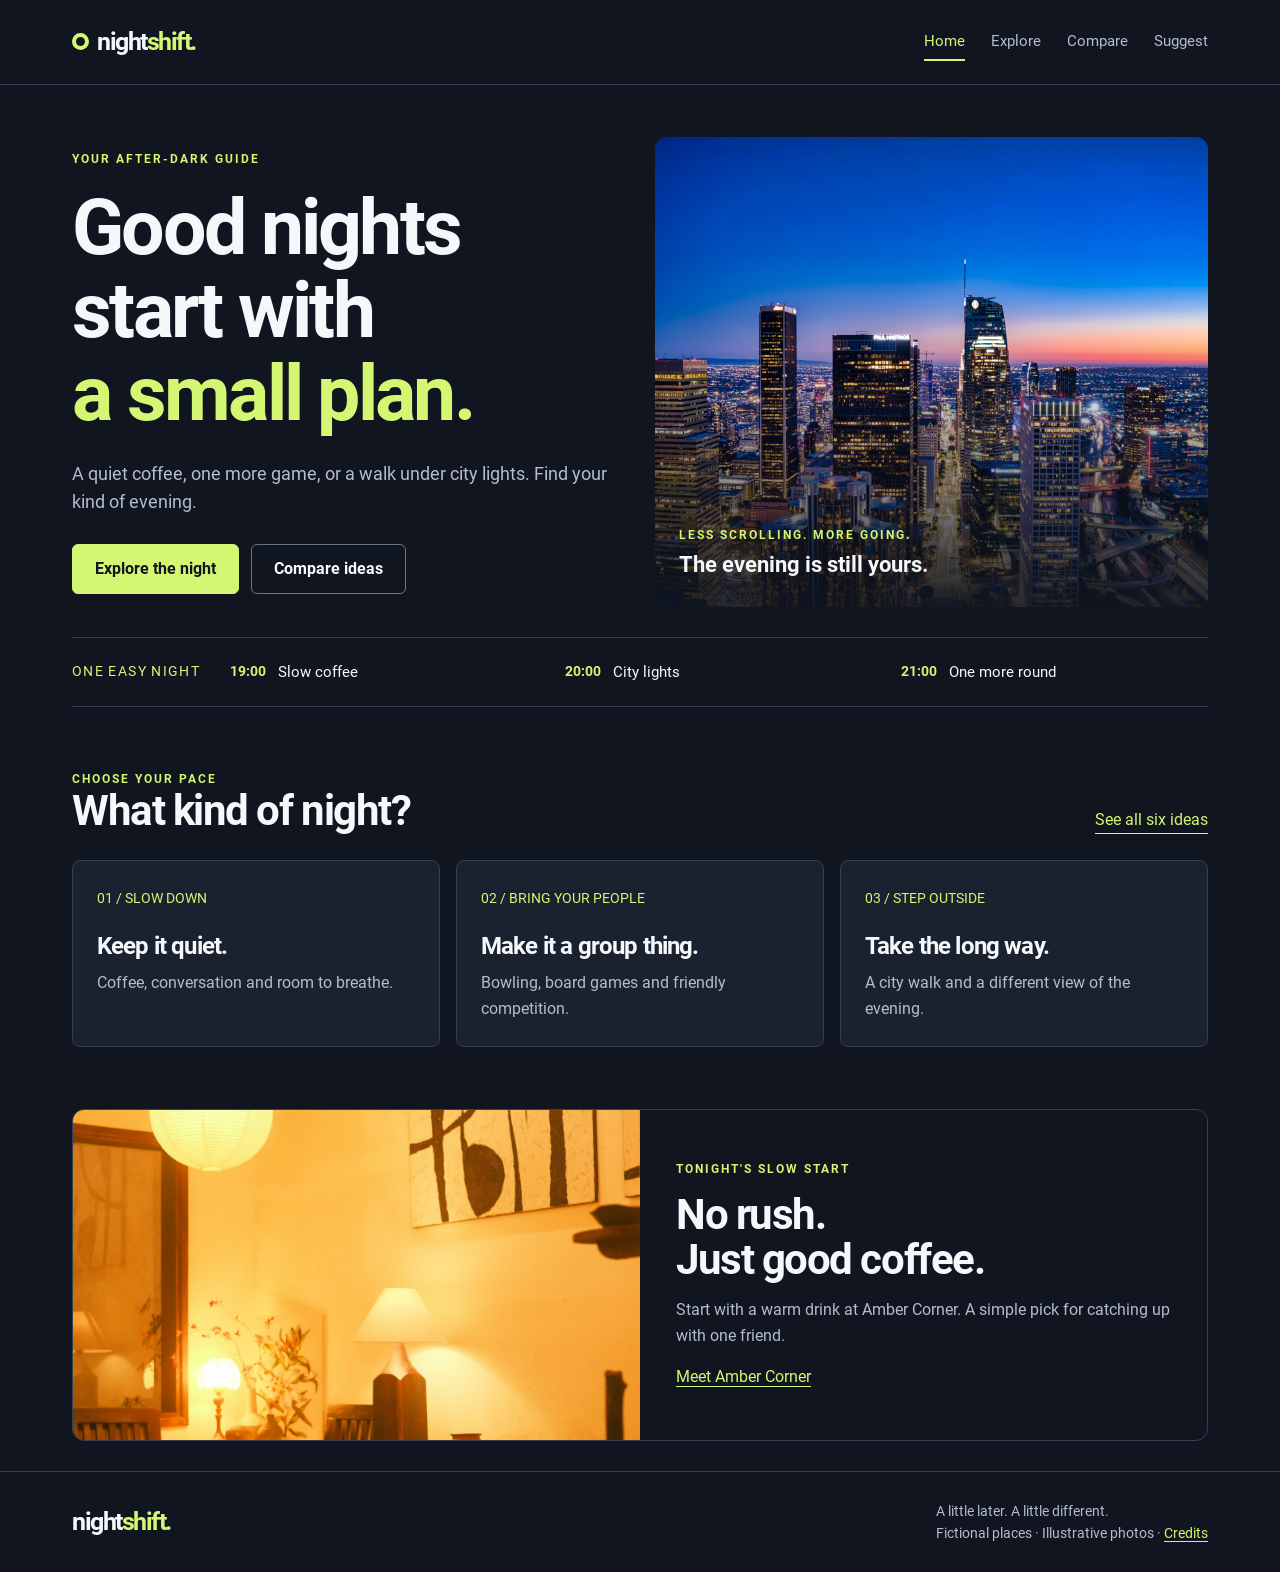
<file: index.html>
<!DOCTYPE html>
<html lang="en">
<head>
  <meta charset="UTF-8">
  <meta name="viewport" content="width=device-width, initial-scale=1.0">
  <meta name="description" content="NightShift: a small guide to coffee, city walks and evenings with friends. A fictional student website concept.">
  <title>Make a night of it | NightShift</title>
  <link rel="icon" href="images/favicon.svg" type="image/svg+xml">
  <link rel="stylesheet" href="css/bootstrap.min.css">
  <link rel="stylesheet" href="css/style.css">
</head>
<body>
  <a class="skip-link" href="#main">Skip to content</a>
  <header class="site-header">
    <div class="container header-inner">
      <a class="brand" href="index.html" aria-label="NightShift home"><span class="brand-mark" aria-hidden="true"></span>night<span>shift.</span></a>
      <nav class="nav-links" aria-label="Main navigation">
        <a href="index.html" aria-current="page">Home</a>
        <a href="explore.html">Explore</a>
        <a href="compare.html">Compare</a>
        <a href="suggest.html">Suggest</a>
      </nav>
    </div>
  </header>
  <main id="main">
    <div class="container">
      <section class="hero" aria-labelledby="hero-title">
        <div class="hero-copy">
          <div class="eyebrow">Your after-dark guide</div>
          <h1 id="hero-title">Good nights<br>start with<br><span>a small plan.</span></h1>
          <p class="intro">A quiet coffee, one more game, or a walk under city lights. Find your kind of evening.</p>
          <div class="hero-actions">
            <a class="btn btn-lime" href="explore.html">Explore the night</a>
            <a class="btn btn-outline-light" href="compare.html">Compare ideas</a>
          </div>
        </div>
        <figure class="hero-photo">
          <img src="images/nightshift-city.jpg" alt="City skyline glowing against a blue evening sky" width="2200" height="1466">
          <figcaption class="photo-label"><span class="eyebrow">Less scrolling. More going.</span><strong>The evening is still yours.</strong></figcaption>
        </figure>
        <div class="route-strip" aria-label="An example evening plan">
          <div class="route-title">One easy night</div>
          <div class="route-stop"><b>19:00</b><span>Slow coffee</span></div>
          <div class="route-stop"><b>20:00</b><span>City lights</span></div>
          <div class="route-stop"><b>21:00</b><span>One more round</span></div>
        </div>
      </section>
      <section class="section" aria-labelledby="mood-title">
        <div class="section-heading"><div><div class="eyebrow">Choose your pace</div><h2 id="mood-title">What kind of night?</h2></div><a class="text-link" href="explore.html">See all six ideas</a></div>
        <div class="mood-grid">
          <a class="mood-card" href="explore.html#slow"><span class="number">01 / SLOW DOWN</span><h3>Keep it quiet.</h3><p>Coffee, conversation and room to breathe.</p></a>
          <a class="mood-card" href="explore.html#social"><span class="number">02 / BRING YOUR PEOPLE</span><h3>Make it a group thing.</h3><p>Bowling, board games and friendly competition.</p></a>
          <a class="mood-card" href="explore.html#outside"><span class="number">03 / STEP OUTSIDE</span><h3>Take the long way.</h3><p>A city walk and a different view of the evening.</p></a>
        </div>
      </section>
      <section class="feature" aria-labelledby="feature-title">
        <img src="images/nightshift-cafe.jpg" alt="Warmly lit café interior with wood furniture and plants" width="1400" height="2100" loading="lazy">
        <div class="feature-copy"><div class="eyebrow">Tonight's slow start</div><h2 id="feature-title">No rush.<br>Just good coffee.</h2><p>Start with a warm drink at Amber Corner. A simple pick for catching up with one friend.</p><a class="text-link" href="explore.html#amber">Meet Amber Corner</a></div>
      </section>
    </div>
  </main>
  <footer class="site-footer">
    <div class="container footer-inner">
      <a class="brand" href="index.html">night<span>shift.</span></a>
      <div><p>A little later. A little different.</p><p>Fictional places · Illustrative photos · <a class="text-link" href="CREDITS.txt">Credits</a></p></div>
    </div>
  </footer>
</body>
</html>
</file>
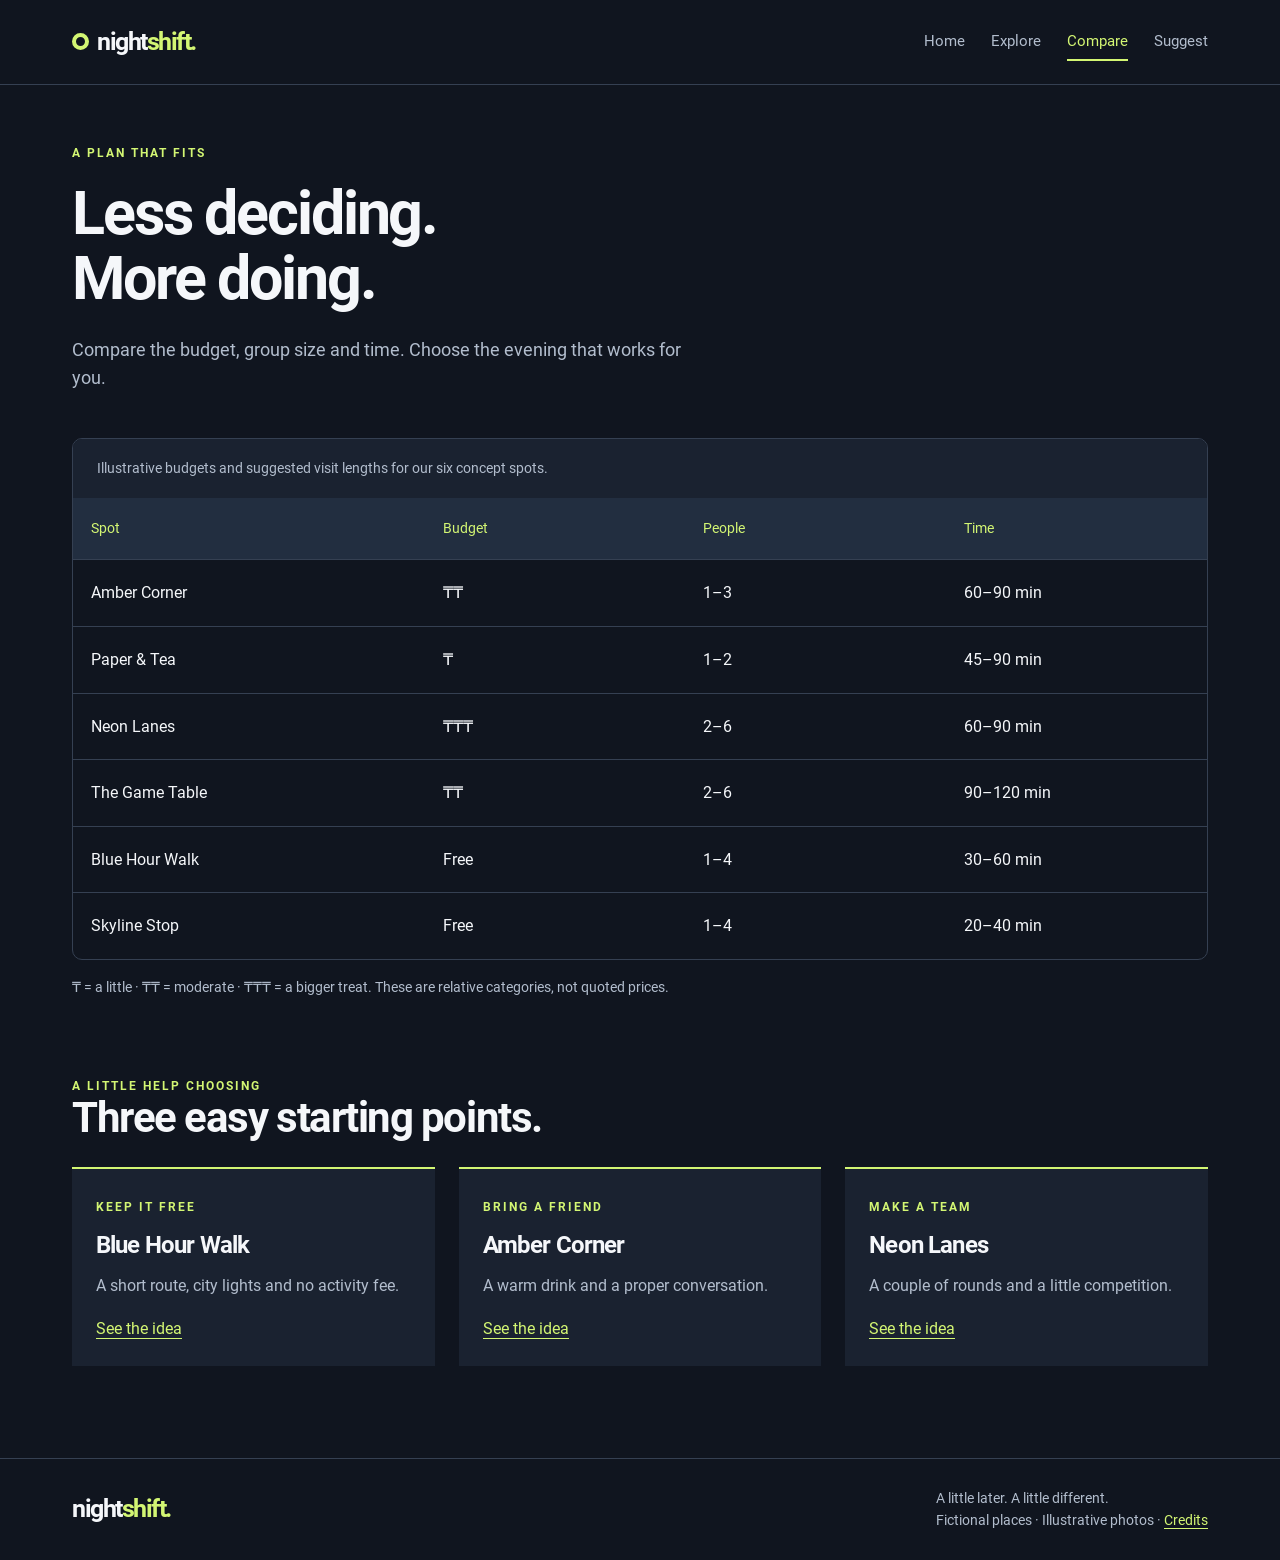
<file: compare.html>
<!DOCTYPE html>
<html lang="en">
<head>
  <meta charset="UTF-8">
  <meta name="viewport" content="width=device-width, initial-scale=1.0">
  <meta name="description" content="NightShift: a small guide to coffee, city walks and evenings with friends. A fictional student website concept.">
  <title>Compare | NightShift</title>
  <link rel="icon" href="images/favicon.svg" type="image/svg+xml">
  <link rel="stylesheet" href="css/bootstrap.min.css">
  <link rel="stylesheet" href="css/style.css">
</head>
<body>
  <a class="skip-link" href="#main">Skip to content</a>
  <header class="site-header">
    <div class="container header-inner">
      <a class="brand" href="index.html" aria-label="NightShift home"><span class="brand-mark" aria-hidden="true"></span>night<span>shift.</span></a>
      <nav class="nav-links" aria-label="Main navigation">
        <a href="index.html">Home</a>
        <a href="explore.html">Explore</a>
        <a href="compare.html" aria-current="page">Compare</a>
        <a href="suggest.html">Suggest</a>
      </nav>
    </div>
  </header>
  <main id="main">
    <div class="container">
      <section class="page-intro"><div class="eyebrow">A plan that fits</div><h1>Less deciding.<br>More doing.</h1><p class="intro">Compare the budget, group size and time. Choose the evening that works for you.</p></section>
      <div class="table-wrap">
        <table class="table compare-table">
          <caption>Illustrative budgets and suggested visit lengths for our six concept spots.</caption>
          <thead><tr><th scope="col">Spot</th><th scope="col">Budget</th><th scope="col">People</th><th scope="col">Time</th></tr></thead>
          <tbody>
              <tr><th scope="row"><a href="explore.html#amber">Amber Corner</a></th><td>₸₸</td><td>1–3</td><td>60–90 min</td></tr>
              <tr><th scope="row"><a href="explore.html#paper">Paper & Tea</a></th><td>₸</td><td>1–2</td><td>45–90 min</td></tr>
              <tr><th scope="row"><a href="explore.html#neon">Neon Lanes</a></th><td>₸₸₸</td><td>2–6</td><td>60–90 min</td></tr>
              <tr><th scope="row"><a href="explore.html#table">The Game Table</a></th><td>₸₸</td><td>2–6</td><td>90–120 min</td></tr>
              <tr><th scope="row"><a href="explore.html#blue">Blue Hour Walk</a></th><td>Free</td><td>1–4</td><td>30–60 min</td></tr>
              <tr><th scope="row"><a href="explore.html#sky">Skyline Stop</a></th><td>Free</td><td>1–4</td><td>20–40 min</td></tr>
          </tbody>
        </table>
      </div>
      <p class="small-note mt-3">₸ = a little · ₸₸ = moderate · ₸₸₸ = a bigger treat. These are relative categories, not quoted prices.</p>
      <section class="section" aria-labelledby="picks-title">
        <div class="section-heading"><div><div class="eyebrow">A little help choosing</div><h2 id="picks-title">Three easy starting points.</h2></div></div>
        <div class="row g-4">
          <div class="col-12 col-md-4"><article class="pick-card"><span class="eyebrow">Keep it free</span><h3>Blue Hour Walk</h3><p>A short route, city lights and no activity fee.</p><a class="text-link" href="explore.html#blue">See the idea</a></article></div>
          <div class="col-12 col-md-4"><article class="pick-card"><span class="eyebrow">Bring a friend</span><h3>Amber Corner</h3><p>A warm drink and a proper conversation.</p><a class="text-link" href="explore.html#amber">See the idea</a></article></div>
          <div class="col-12 col-md-4"><article class="pick-card"><span class="eyebrow">Make a team</span><h3>Neon Lanes</h3><p>A couple of rounds and a little competition.</p><a class="text-link" href="explore.html#neon">See the idea</a></article></div>
        </div>
      </section>
    </div>
  </main>
  <footer class="site-footer">
    <div class="container footer-inner">
      <a class="brand" href="index.html">night<span>shift.</span></a>
      <div><p>A little later. A little different.</p><p>Fictional places · Illustrative photos · <a class="text-link" href="CREDITS.txt">Credits</a></p></div>
    </div>
  </footer>
</body>
</html>
</file>
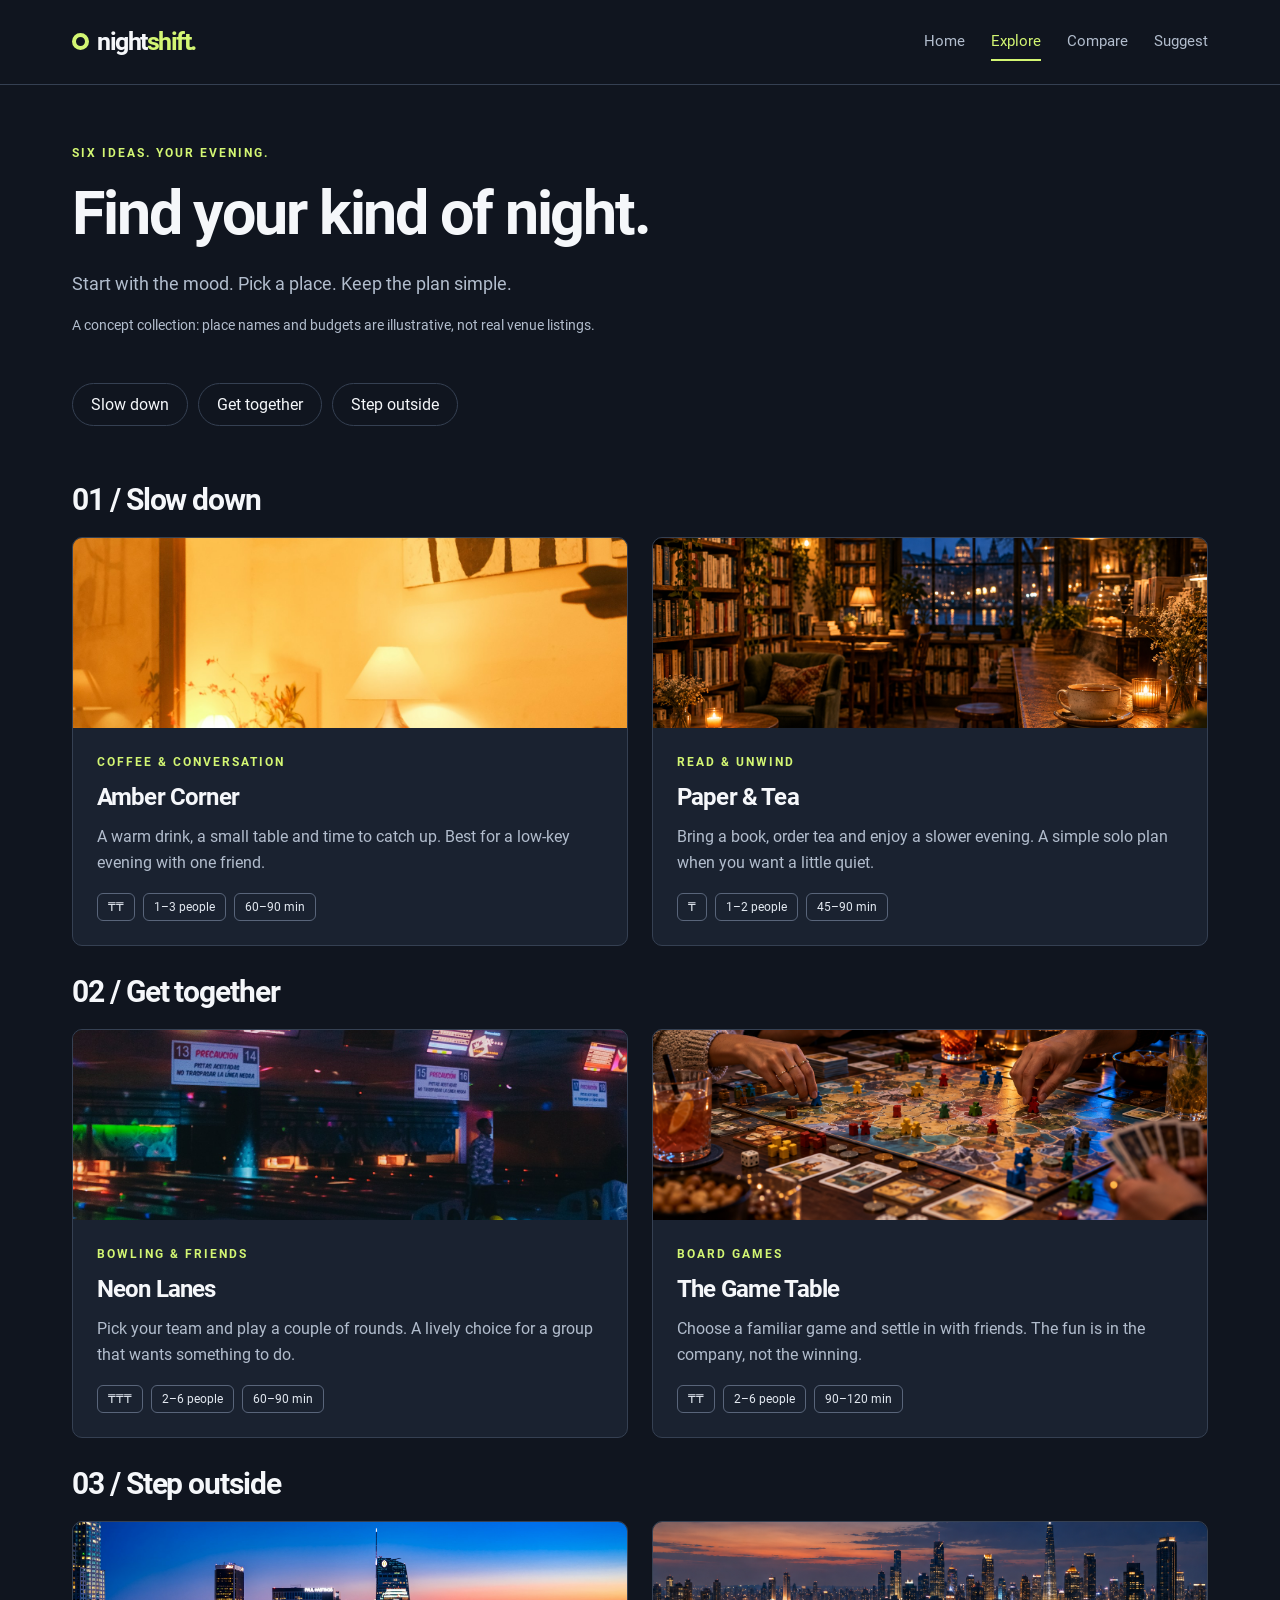
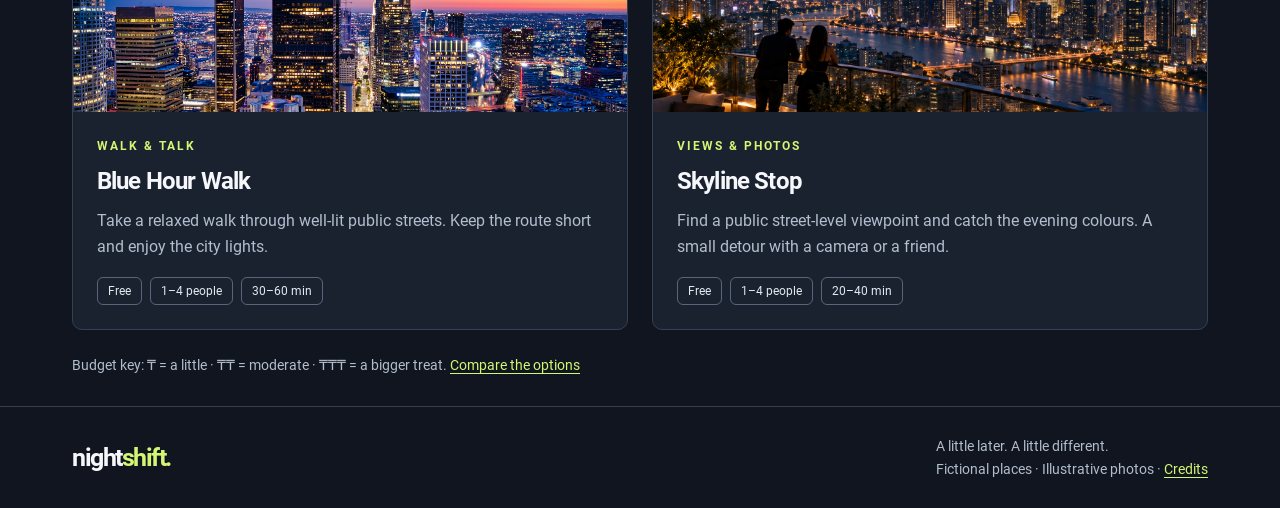
<file: explore.html>
<!DOCTYPE html>
<html lang="en">
<head>
  <meta charset="UTF-8">
  <meta name="viewport" content="width=device-width, initial-scale=1.0">
  <meta name="description" content="NightShift: a small guide to coffee, city walks and evenings with friends. A fictional student website concept.">
  <title>Explore | NightShift</title>
  <link rel="icon" href="images/favicon.svg" type="image/svg+xml">
  <link rel="stylesheet" href="css/bootstrap.min.css">
  <link rel="stylesheet" href="css/style.css">
</head>
<body>
  <a class="skip-link" href="#main">Skip to content</a>
  <header class="site-header">
    <div class="container header-inner">
      <a class="brand" href="index.html" aria-label="NightShift home"><span class="brand-mark" aria-hidden="true"></span>night<span>shift.</span></a>
      <nav class="nav-links" aria-label="Main navigation">
        <a href="index.html">Home</a>
        <a href="explore.html" aria-current="page">Explore</a>
        <a href="compare.html">Compare</a>
        <a href="suggest.html">Suggest</a>
      </nav>
    </div>
  </header>
  <main id="main">
    <div class="container">
      <section class="page-intro"><div class="eyebrow">Six ideas. Your evening.</div><h1>Find your kind of night.</h1><p class="intro">Start with the mood. Pick a place. Keep the plan simple.</p><p class="small-note">A concept collection: place names and budgets are illustrative, not real venue listings.</p></section>
      <nav class="category-links" aria-label="Jump to a category"><a href="#slow">Slow down</a><a href="#social">Get together</a><a href="#outside">Step outside</a></nav>
      <section class="category-section" id="slow" aria-labelledby="slow-title"><h2 id="slow-title">01 / Slow down</h2><div class="row g-4">
          <div class="col-12 col-md-6">
            <article class="card spot-card" id="amber">
              <img src="images/nightshift-cafe.jpg" alt="Warm café with wooden furniture" width="1400" height="2100" loading="lazy">
              <div class="card-body"><span class="eyebrow">Coffee & conversation</span><h3>Amber Corner</h3><p class="card-text">A warm drink, a small table and time to catch up. Best for a low-key evening with one friend.</p><div class="spot-meta"><span class="badge">₸₸</span><span class="badge">1–3 people</span><span class="badge">60–90 min</span></div></div>
            </article>
          </div>
          <div class="col-12 col-md-6">
            <article class="card spot-card" id="paper">
              <img src="images/nightshift-paper-tea.png" alt="A cozy bookshop café with warm lights, tea, and bookshelves" width="1536" height="1024" loading="lazy">
              <div class="card-body"><span class="eyebrow">Read & unwind</span><h3>Paper & Tea</h3><p class="card-text">Bring a book, order tea and enjoy a slower evening. A simple solo plan when you want a little quiet.</p><div class="spot-meta"><span class="badge">₸</span><span class="badge">1–2 people</span><span class="badge">45–90 min</span></div></div>
            </article>
          </div>
      </div></section>
      <section class="category-section" id="social" aria-labelledby="social-title"><h2 id="social-title">02 / Get together</h2><div class="row g-4">
          <div class="col-12 col-md-6">
            <article class="card spot-card" id="neon">
              <img src="images/nightshift-bowling.jpg" alt="Bowling lanes under blue neon lights" width="1400" height="2100" loading="lazy">
              <div class="card-body"><span class="eyebrow">Bowling & friends</span><h3>Neon Lanes</h3><p class="card-text">Pick your team and play a couple of rounds. A lively choice for a group that wants something to do.</p><div class="spot-meta"><span class="badge">₸₸₸</span><span class="badge">2–6 people</span><span class="badge">60–90 min</span></div></div>
            </article>
          </div>
          <div class="col-12 col-md-6">
            <article class="card spot-card" id="table">
              <img src="images/nightshift-game-table.png" alt="Friends playing a board game at a warmly lit table" width="1536" height="1024" loading="lazy">
              <div class="card-body"><span class="eyebrow">Board games</span><h3>The Game Table</h3><p class="card-text">Choose a familiar game and settle in with friends. The fun is in the company, not the winning.</p><div class="spot-meta"><span class="badge">₸₸</span><span class="badge">2–6 people</span><span class="badge">90–120 min</span></div></div>
            </article>
          </div>
      </div></section>
      <section class="category-section" id="outside" aria-labelledby="outside-title"><h2 id="outside-title">03 / Step outside</h2><div class="row g-4">
          <div class="col-12 col-md-6">
            <article class="card spot-card" id="blue">
              <img src="images/nightshift-city.jpg" alt="Blue-hour city skyline" width="1400" height="2100" loading="lazy">
              <div class="card-body"><span class="eyebrow">Walk & talk</span><h3>Blue Hour Walk</h3><p class="card-text">Take a relaxed walk through well-lit public streets. Keep the route short and enjoy the city lights.</p><div class="spot-meta"><span class="badge">Free</span><span class="badge">1–4 people</span><span class="badge">30–60 min</span></div></div>
            </article>
          </div>
          <div class="col-12 col-md-6">
            <article class="card spot-card" id="sky">
              <img src="images/nightshift-skyline.png" alt="Two friends looking across a city skyline at blue hour" width="1536" height="1024" loading="lazy">
              <div class="card-body"><span class="eyebrow">Views & photos</span><h3>Skyline Stop</h3><p class="card-text">Find a public street-level viewpoint and catch the evening colours. A small detour with a camera or a friend.</p><div class="spot-meta"><span class="badge">Free</span><span class="badge">1–4 people</span><span class="badge">20–40 min</span></div></div>
            </article>
          </div>
      </div></section>
      <p class="small-note mt-4">Budget key: ₸ = a little · ₸₸ = moderate · ₸₸₸ = a bigger treat. <a class="text-link" href="compare.html">Compare the options</a></p>
    </div>
  </main>
  <footer class="site-footer">
    <div class="container footer-inner">
      <a class="brand" href="index.html">night<span>shift.</span></a>
      <div><p>A little later. A little different.</p><p>Fictional places · Illustrative photos · <a class="text-link" href="CREDITS.txt">Credits</a></p></div>
    </div>
  </footer>
</body>
</html>
</file>
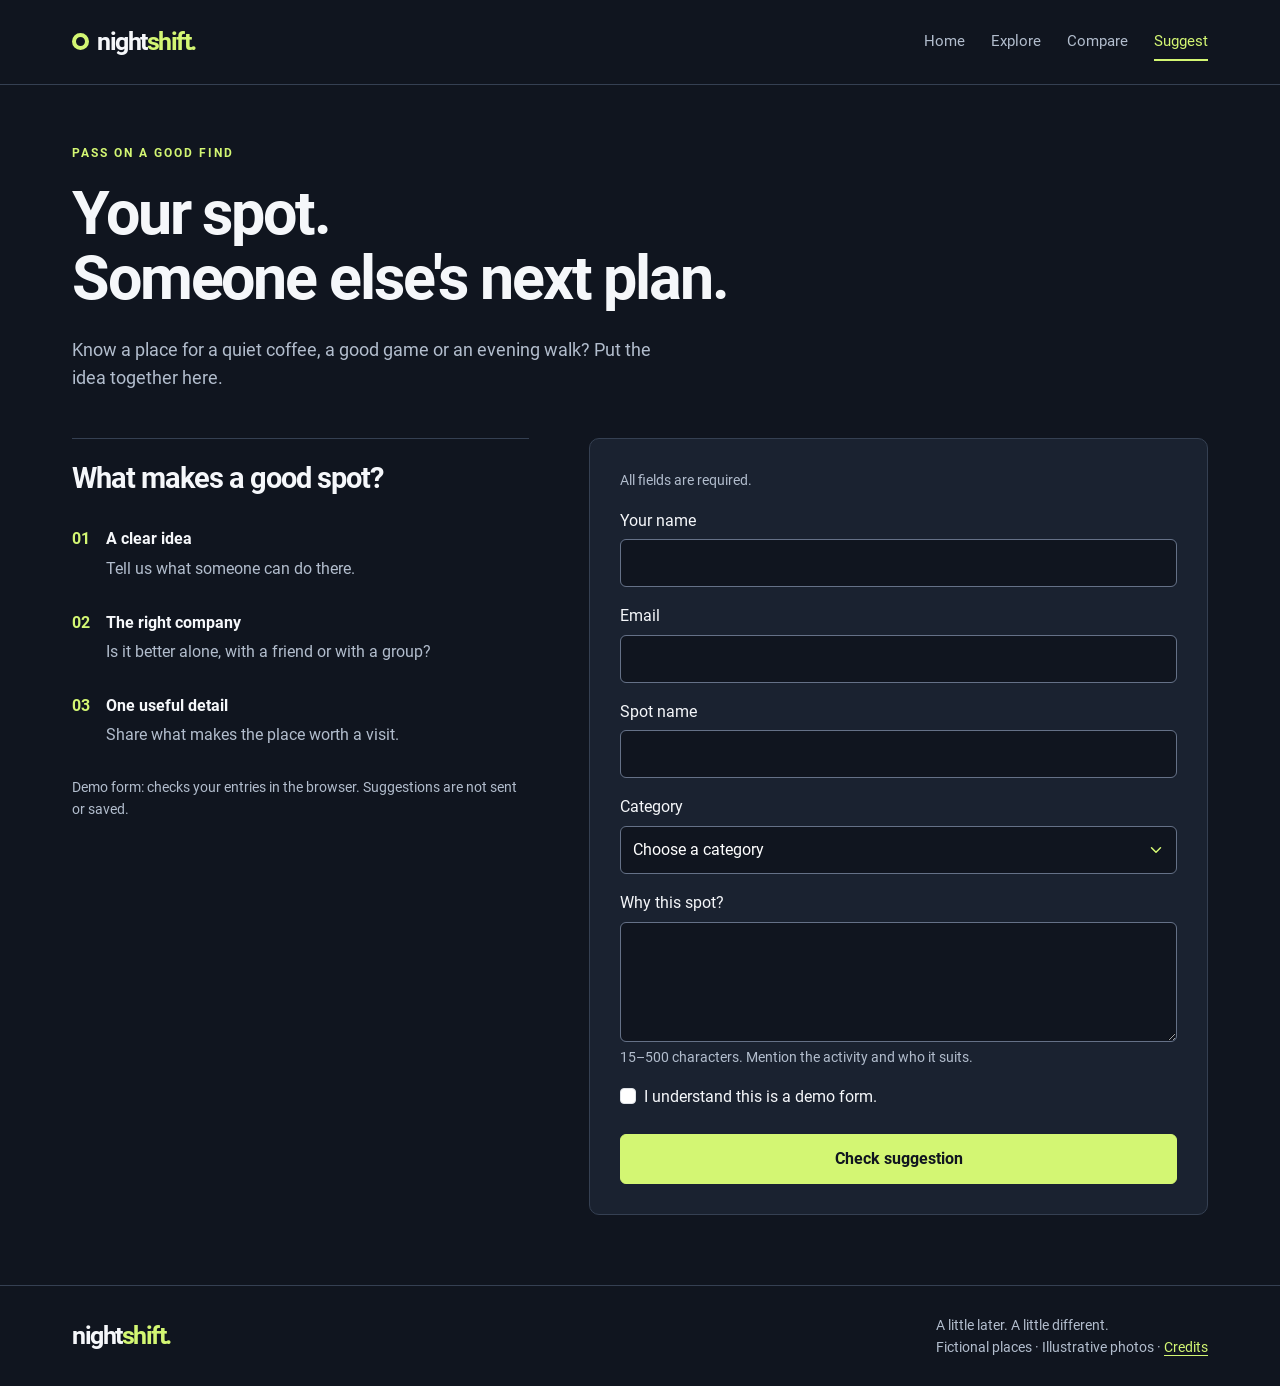
<file: suggest.html>
<!DOCTYPE html>
<html lang="en">
<head>
  <meta charset="UTF-8">
  <meta name="viewport" content="width=device-width, initial-scale=1.0">
  <meta name="description" content="NightShift: a small guide to coffee, city walks and evenings with friends. A fictional student website concept.">
  <title>Suggest a Spot | NightShift</title>
  <link rel="icon" href="images/favicon.svg" type="image/svg+xml">
  <link rel="stylesheet" href="css/bootstrap.min.css">
  <link rel="stylesheet" href="css/style.css">
</head>
<body>
  <a class="skip-link" href="#main">Skip to content</a>
  <header class="site-header">
    <div class="container header-inner">
      <a class="brand" href="index.html" aria-label="NightShift home"><span class="brand-mark" aria-hidden="true"></span>night<span>shift.</span></a>
      <nav class="nav-links" aria-label="Main navigation">
        <a href="index.html">Home</a>
        <a href="explore.html">Explore</a>
        <a href="compare.html">Compare</a>
        <a href="suggest.html" aria-current="page">Suggest</a>
      </nav>
    </div>
  </header>
  <main id="main">
    <div class="container">
      <section class="page-intro"><div class="eyebrow">Pass on a good find</div><h1>Your spot.<br>Someone else's next plan.</h1><p class="intro">Know a place for a quiet coffee, a good game or an evening walk? Put the idea together here.</p></section>
      <div class="suggest-layout">
        <aside class="suggest-aside" aria-labelledby="suggest-title"><h2 id="suggest-title">What makes a good spot?</h2>
          <ol class="steps">
            <li><b>01</b><div><strong>A clear idea</strong><p>Tell us what someone can do there.</p></div></li>
            <li><b>02</b><div><strong>The right company</strong><p>Is it better alone, with a friend or with a group?</p></div></li>
            <li><b>03</b><div><strong>One useful detail</strong><p>Share what makes the place worth a visit.</p></div></li>
          </ol><p class="small-note">Demo form: checks your entries in the browser. Suggestions are not sent or saved.</p>
        </aside>
        <div>
          <div id="demo" class="demo-result" role="status"><strong>Form check complete.</strong><p>This demonstration does not send or save suggestions.</p></div>
          <!-- No name attributes: this static demo keeps personal values out of the URL. -->
          <form class="form-panel" action="suggest.html#demo" method="get">
            <p class="small-note">All fields are required.</p>
            <div class="mb-3"><label class="form-label" for="visitor-name">Your name</label><input class="form-control" type="text" id="visitor-name" autocomplete="name" minlength="2" maxlength="60" required></div>
            <div class="mb-3"><label class="form-label" for="email">Email</label><input class="form-control" type="email" id="email" autocomplete="email" required></div>
            <div class="mb-3"><label class="form-label" for="spot-name">Spot name</label><input class="form-control" type="text" id="spot-name" minlength="2" maxlength="80" required></div>
            <div class="mb-3"><label class="form-label" for="category">Category</label><select class="form-select" id="category" required><option value="">Choose a category</option value="slow">Slow down</option><option value="social">Get together</option><option value="outside">Step outside</option></select></div>
            <div class="mb-3"><label class="form-label" for="reason">Why this spot?</label><textarea class="form-control" id="reason" rows="4" minlength="15" maxlength="500" aria-describedby="reason-help" required></textarea><div class="form-text" id="reason-help">15–500 characters. Mention the activity and who it suits.</div></div>
            <div class="form-check mb-4"><input class="form-check-input" type="checkbox" id="demo-check" required><label class="form-check-label" for="demo-check">I understand this is a demo form.</label></div>
            <button class="btn btn-lime w-100" type="submit">Check suggestion</button>
          </form>
        </div>
      </div>
    </div>
  </main>
  <footer class="site-footer">
    <div class="container footer-inner">
      <a class="brand" href="index.html">night<span>shift.</span></a>
      <div><p>A little later. A little different.</p><p>Fictional places · Illustrative photos · <a class="text-link" href="CREDITS.txt">Credits</a></p></div>
    </div>
  </footer>
</body>
</html>
</file>
<file: css/style.css>
/* Shared style: navigation, colours, buttons and footer. */
@font-face { font-family: Roboto; src: url('../fonts/roboto-regular.woff2') format('woff2'); font-weight: 400; font-display: swap; }
@font-face { font-family: Roboto; src: url('../fonts/roboto-bold.woff2') format('woff2'); font-weight: 700; font-display: swap; }
:root { --night: #10151f; --panel: #1a2230; --line: #354052; --muted: #b2bdcd; --lime: #d3f673; }
* { box-sizing: border-box; }
body { margin: 0; background: var(--night); color: #f5f7fa; font-family: Roboto, Arial, sans-serif; line-height: 1.6; }
a { color: inherit; text-decoration: none; }
img { display: block; max-width: 100%; }
p { color: var(--muted); }
h1, h2, h3 { font-weight: 700; line-height: 1.08; letter-spacing: -0.035em; }
h1 { font-size: 4.8rem; margin: 18px 0 24px; }
h2 { font-size: 2.6rem; }
h3 { font-size: 1.5rem; }
.container { max-width: 1160px; }
.site-header { border-bottom: 1px solid var(--line); }
.header-inner { display: flex; align-items: center; justify-content: space-between; gap: 24px; padding-top: 22px; padding-bottom: 22px; }
.brand { font-size: 1.55rem; font-weight: 700; letter-spacing: -0.06em; white-space: nowrap; }
.brand-mark { display: inline-block; width: 17px; height: 17px; border: 4px solid var(--lime); border-radius: 50%; margin-right: 8px; }
.brand span:last-child { color: var(--lime); }
.nav-links { display: flex; align-items: center; flex-wrap: wrap; gap: 26px; }
.nav-links a { color: var(--muted); font-size: 0.95rem; padding: 6px 0; border-bottom: 2px solid transparent; }
.nav-links a:hover, .nav-links a[aria-current='page'] { color: var(--lime); border-color: var(--lime); }
.skip-link { position: absolute; left: 16px; top: -70px; background: var(--lime); color: var(--night); padding: 10px; z-index: 10; }
.skip-link:focus { top: 8px; }
:focus-visible { outline: 3px solid var(--lime); outline-offset: 5px; }
.eyebrow { color: var(--lime); text-transform: uppercase; letter-spacing: 0.16em; font-size: 0.78rem; font-weight: 700; }
.btn { padding: 12px 22px; border-radius: 6px; font-weight: 700; }
.btn-lime { background: var(--lime); color: var(--night); border: 1px solid var(--lime); }
.btn-lime:hover { background: #e4ffa3; border-color: #e4ffa3; color: var(--night); }
.btn-outline-light { border-color: #68768a; }
.section { padding: 62px 0; }
.section-heading { display: flex; align-items: end; justify-content: space-between; gap: 24px; margin-bottom: 26px; }
.section-heading h2 { margin-bottom: 0; }
.text-link { color: var(--lime); border-bottom: 1px solid var(--lime); white-space: nowrap; }
.intro { max-width: 610px; font-size: 1.1rem; }
.page-intro { padding: 58px 0 30px; }
.page-intro h1 { font-size: 3.8rem; }
.site-footer { border-top: 1px solid var(--line); padding: 28px 0; margin-top: 30px; }
.footer-inner { display: flex; justify-content: space-between; gap: 20px; align-items: center; }
.site-footer p { font-size: 0.875rem; margin: 0; }
.badge { padding: 7px 10px; border: 1px solid #59657a; font-weight: 400; color: #e2e8f0; }
.small-note { font-size: 0.875rem; color: var(--muted); }

/* Home: CSS Grid for the hero; Flexbox for links and route stops. */
.hero { display: grid; grid-template-columns: 1fr 1fr; grid-template-areas: 'copy photo' 'route route'; gap: 30px; padding: 52px 0 0; }
.hero-copy { grid-area: copy; align-self: center; padding: 12px 0; }
.hero-copy h1 span { color: var(--lime); }
.hero-actions { display: flex; gap: 12px; flex-wrap: wrap; margin-top: 28px; }
.hero-photo { grid-area: photo; position: relative; min-height: 470px; border-radius: 12px; overflow: hidden; margin: 0; background: var(--panel); }
.hero-photo img { width: 100%; height: 100%; position: absolute; object-fit: cover; }
.hero-photo::after { content: ''; position: absolute; inset: 0; background: linear-gradient(transparent 45%, #10151fe8); }
.photo-label { position: absolute; bottom: 24px; left: 24px; z-index: 1; right: 20px; }
.photo-label strong { display: block; font-size: 1.4rem; }
.route-strip { grid-area: route; display: flex; align-items: center; gap: 28px; border-top: 1px solid var(--line); border-bottom: 1px solid var(--line); padding: 22px 0; }
.route-title { color: var(--lime); font-size: 0.85rem; text-transform: uppercase; letter-spacing: 0.1em; min-width: 130px; }
.route-stop { flex: 1; display: flex; gap: 12px; align-items: center; }
.route-stop b { color: var(--lime); font-size: 0.85rem; }
.route-stop span { font-size: 0.95rem; }
.mood-grid { display: grid; grid-template-columns: repeat(3, 1fr); gap: 16px; }
.mood-card { border: 1px solid var(--line); background: var(--panel); border-radius: 8px; padding: 24px; transition: transform 0.2s, border-color 0.2s; }
.mood-card:hover { transform: translateY(-4px); border-color: var(--lime); }
.mood-card .number { color: var(--lime); font-size: 0.85rem; }
.mood-card h3 { margin: 24px 0 10px; }
.mood-card p { margin: 0; }
.feature { display: grid; grid-template-columns: 1fr 1fr; border: 1px solid var(--line); border-radius: 12px; overflow: hidden; }
.feature img { width: 100%; height: 330px; object-fit: cover; }
.feature-copy { padding: 36px; align-self: center; }
.feature-copy h2 { margin: 14px 0; }

/* Explore: Bootstrap row / columns, with Flexbox inside cards. */
.category-links { display: flex; flex-wrap: wrap; gap: 10px; margin-bottom: 28px; }
.category-links a { border: 1px solid var(--line); border-radius: 24px; padding: 8px 18px; }
.category-links a:hover { color: var(--night); background: var(--lime); border-color: var(--lime); }
.category-section { padding-top: 30px; scroll-margin-top: 20px; }
.category-section h2 { font-size: 1.9rem; margin-bottom: 20px; }
.spot-card { background: var(--panel); color: #f5f7fa; border: 1px solid var(--line); border-radius: 10px; overflow: hidden; height: 100%; transition: border-color 0.2s; }
.spot-card:hover { border-color: #8ba261; }
.spot-card img { width: 100%; height: 190px; object-fit: cover; }
.spot-card .card-body { display: flex; flex-direction: column; padding: 24px; }
.spot-card h3 { margin: 13px 0; }
.spot-meta { display: flex; gap: 8px; flex-wrap: wrap; margin-top: auto; padding-top: 12px; }
.spot-card .card-text { margin-bottom: 6px; }

/* Compare: a semantic table that fits inside the mobile viewport. */
.table-wrap { border: 1px solid var(--line); border-radius: 10px; overflow: hidden; }
.compare-table { --bs-table-bg: transparent; --bs-table-color: #f5f7fa; --bs-table-border-color: var(--line); margin: 0; width: 100%; table-layout: fixed; }
.compare-table caption { caption-side: top; padding: 18px 24px; background: var(--panel); color: var(--muted); font-size: 0.875rem; }
.compare-table th, .compare-table td { padding: 20px 18px; vertical-align: middle; overflow-wrap: anywhere; }
.compare-table thead th { background: #222e40; color: var(--lime); font-size: 0.85rem; font-weight: 400; }
.compare-table th:first-child { width: 31%; }
.compare-table tbody th { font-weight: 400; }
.compare-table tbody tr:last-child > * { border-bottom: 0; }
.compare-table tbody tr:hover { background: var(--panel); }
.pick-card { border-top: 2px solid var(--lime); background: var(--panel); padding: 24px; height: 100%; }
.pick-card h3 { margin: 14px 0; }
.pick-card p { margin-bottom: 18px; }

/* Suggest: native HTML validation, with customised Bootstrap controls. */
.suggest-layout { display: grid; grid-template-columns: 0.85fr 1.15fr; gap: 60px; padding-bottom: 40px; }
.suggest-aside { border-top: 1px solid var(--line); padding-top: 24px; }
.suggest-aside h2 { font-size: 1.8rem; }
.steps { list-style: none; padding: 0; margin-top: 32px; }
.steps li { display: flex; gap: 16px; margin-bottom: 28px; }
.steps b { color: var(--lime); }
.steps strong { display: block; }
.steps p { margin: 4px 0 0; }
.form-panel { padding: 30px; border: 1px solid var(--line); border-radius: 10px; background: var(--panel); }
.form-label { margin-bottom: 6px; }
.form-control, .form-select { background-color: var(--night); border-color: #657187; color: #fff; padding: 11px 12px; }
.form-control:focus, .form-select:focus { background-color: var(--night); color: #fff; border-color: var(--lime); box-shadow: 0 0 0 3px #d3f67325; }
.form-control::placeholder { color: #a9b4c5; }
.form-select { --bs-form-select-bg-img: url("data:image/svg+xml,%3csvg xmlns='http://www.w3.org/2000/svg' viewBox='0 0 16 16'%3e%3cpath fill='none' stroke='%23d3f673' stroke-linecap='round' stroke-linejoin='round' stroke-width='2' d='m2 5 6 6 6-6'/%3e%3c/svg%3e"); }
.form-check-input:checked { background-color: #648526; border-color: var(--lime); }
.form-text { color: var(--muted); }
.demo-result { display: none; border-left: 3px solid var(--lime); padding: 16px 20px; background: #263520; margin-bottom: 22px; }
.demo-result:target { display: block; }
.demo-result p { margin: 0; color: #e4efdb; }

/* Own breakpoints supplement Bootstrap's grid. */
@media (max-width: 991px) {
  h1 { font-size: 3.8rem; }
  .hero { gap: 24px; }
  .hero-photo { min-height: 420px; }
  .route-strip { gap: 18px; }
  .route-title { min-width: 90px; }
  .suggest-layout { gap: 28px; grid-template-columns: 0.8fr 1.2fr; }
  .feature-copy { padding: 26px; }
}
@media (max-width: 767px) {
  .container { padding-left: 20px; padding-right: 20px; }
  .header-inner { flex-direction: column; align-items: flex-start; gap: 14px; padding-top: 18px; padding-bottom: 14px; }
  .nav-links { gap: 20px; width: 100%; }
  .nav-links a { font-size: 0.875rem; }
  .hero { grid-template-columns: 1fr; grid-template-areas: 'copy' 'photo' 'route'; padding-top: 30px; }
  h1 { font-size: 3.5rem; }
  h2 { font-size: 2rem; }
  .hero-photo { min-height: 310px; }
  .route-strip { flex-wrap: wrap; gap: 16px; }
  .route-title { width: 100%; }
  .route-stop { min-width: 40%; }
  .section { padding: 40px 0; }
  .section-heading { align-items: flex-start; flex-direction: column; gap: 14px; }
  .mood-grid, .feature, .suggest-layout { grid-template-columns: 1fr; }
  .mood-card { padding: 22px; }
  .mood-card h3 { margin-top: 14px; }
  .feature img { height: 230px; }
  .page-intro { padding-top: 34px; }
  .page-intro h1 { font-size: 2.9rem; }
  .compare-table th, .compare-table td { padding: 14px 7px; font-size: 0.875rem; }
  .compare-table thead th { font-size: 0.8rem; }
  .compare-table caption { padding: 16px 12px; }
  .compare-table th:first-child { width: 34%; }
  .form-panel { padding: 22px; }
  .footer-inner { flex-direction: column; align-items: flex-start; }
}
@media (prefers-reduced-motion: reduce) {
  *, *::before, *::after { transition: none !important; }
}
</file>
